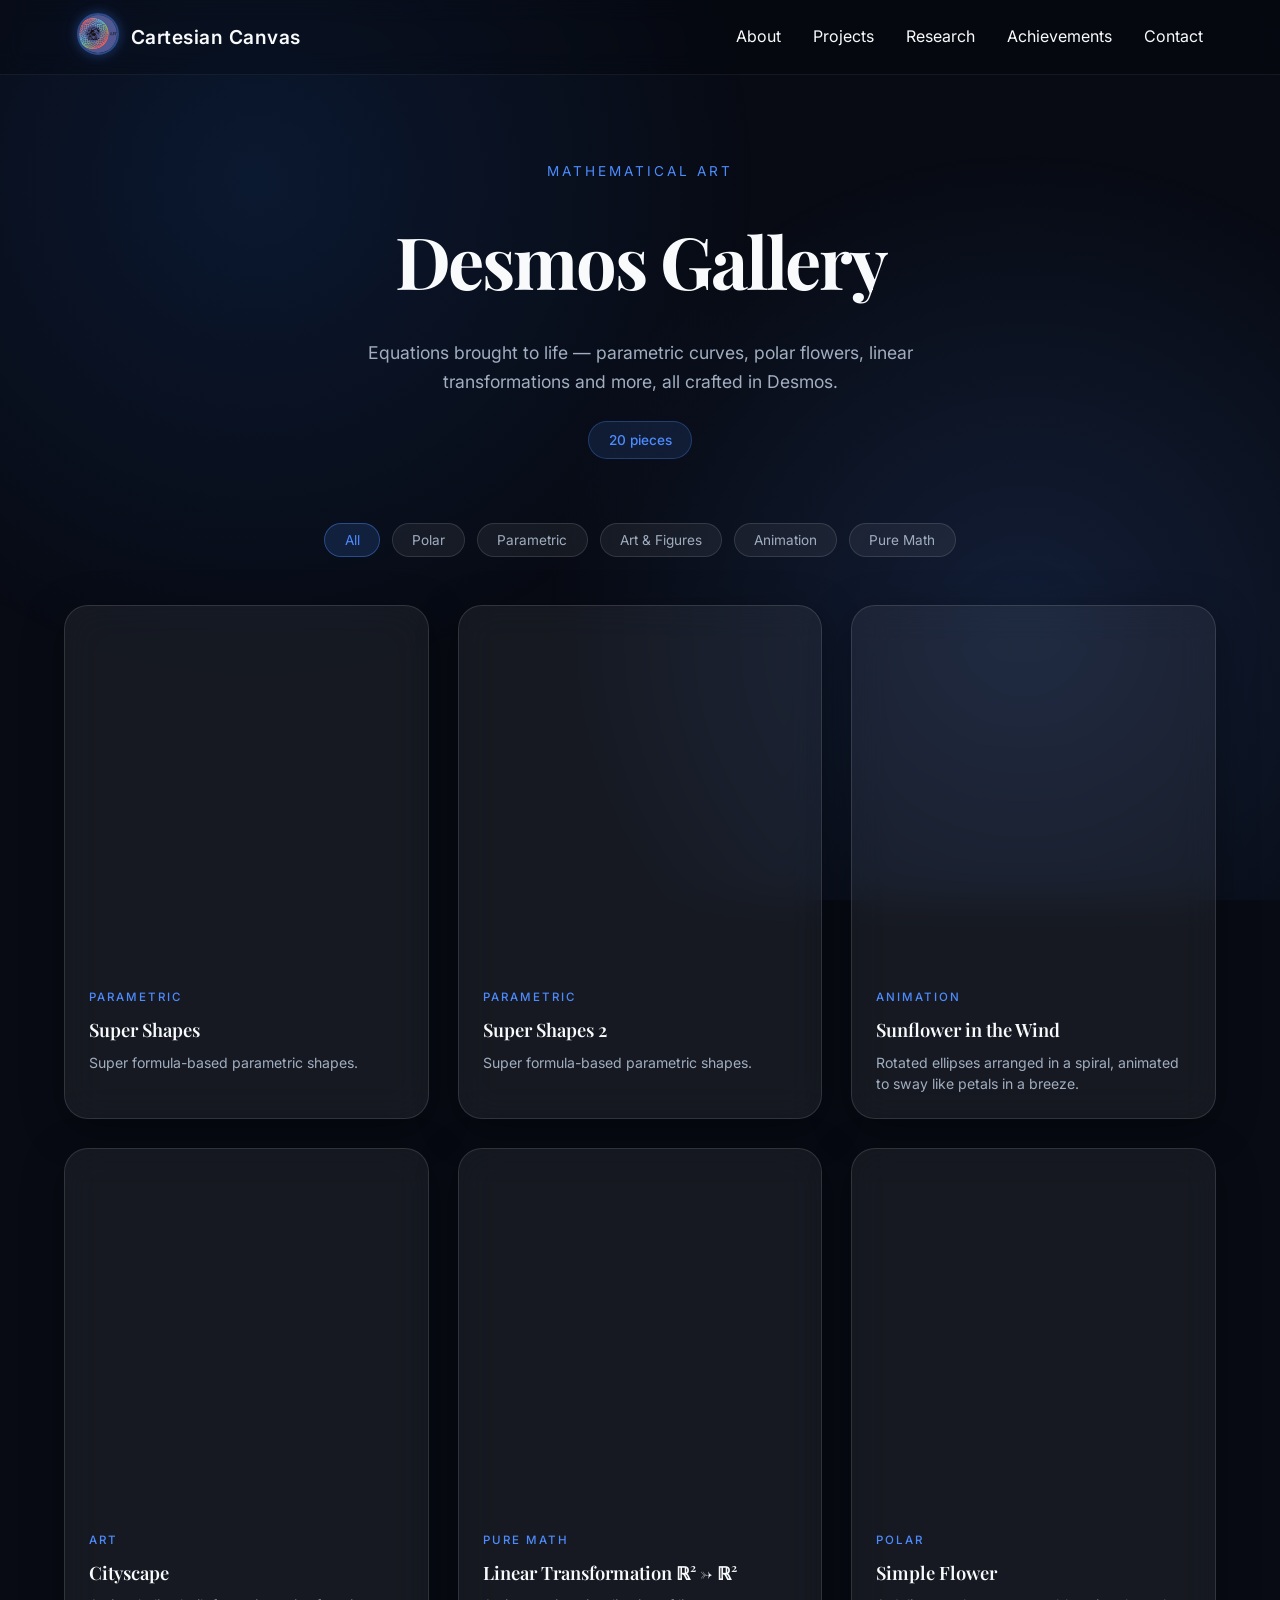
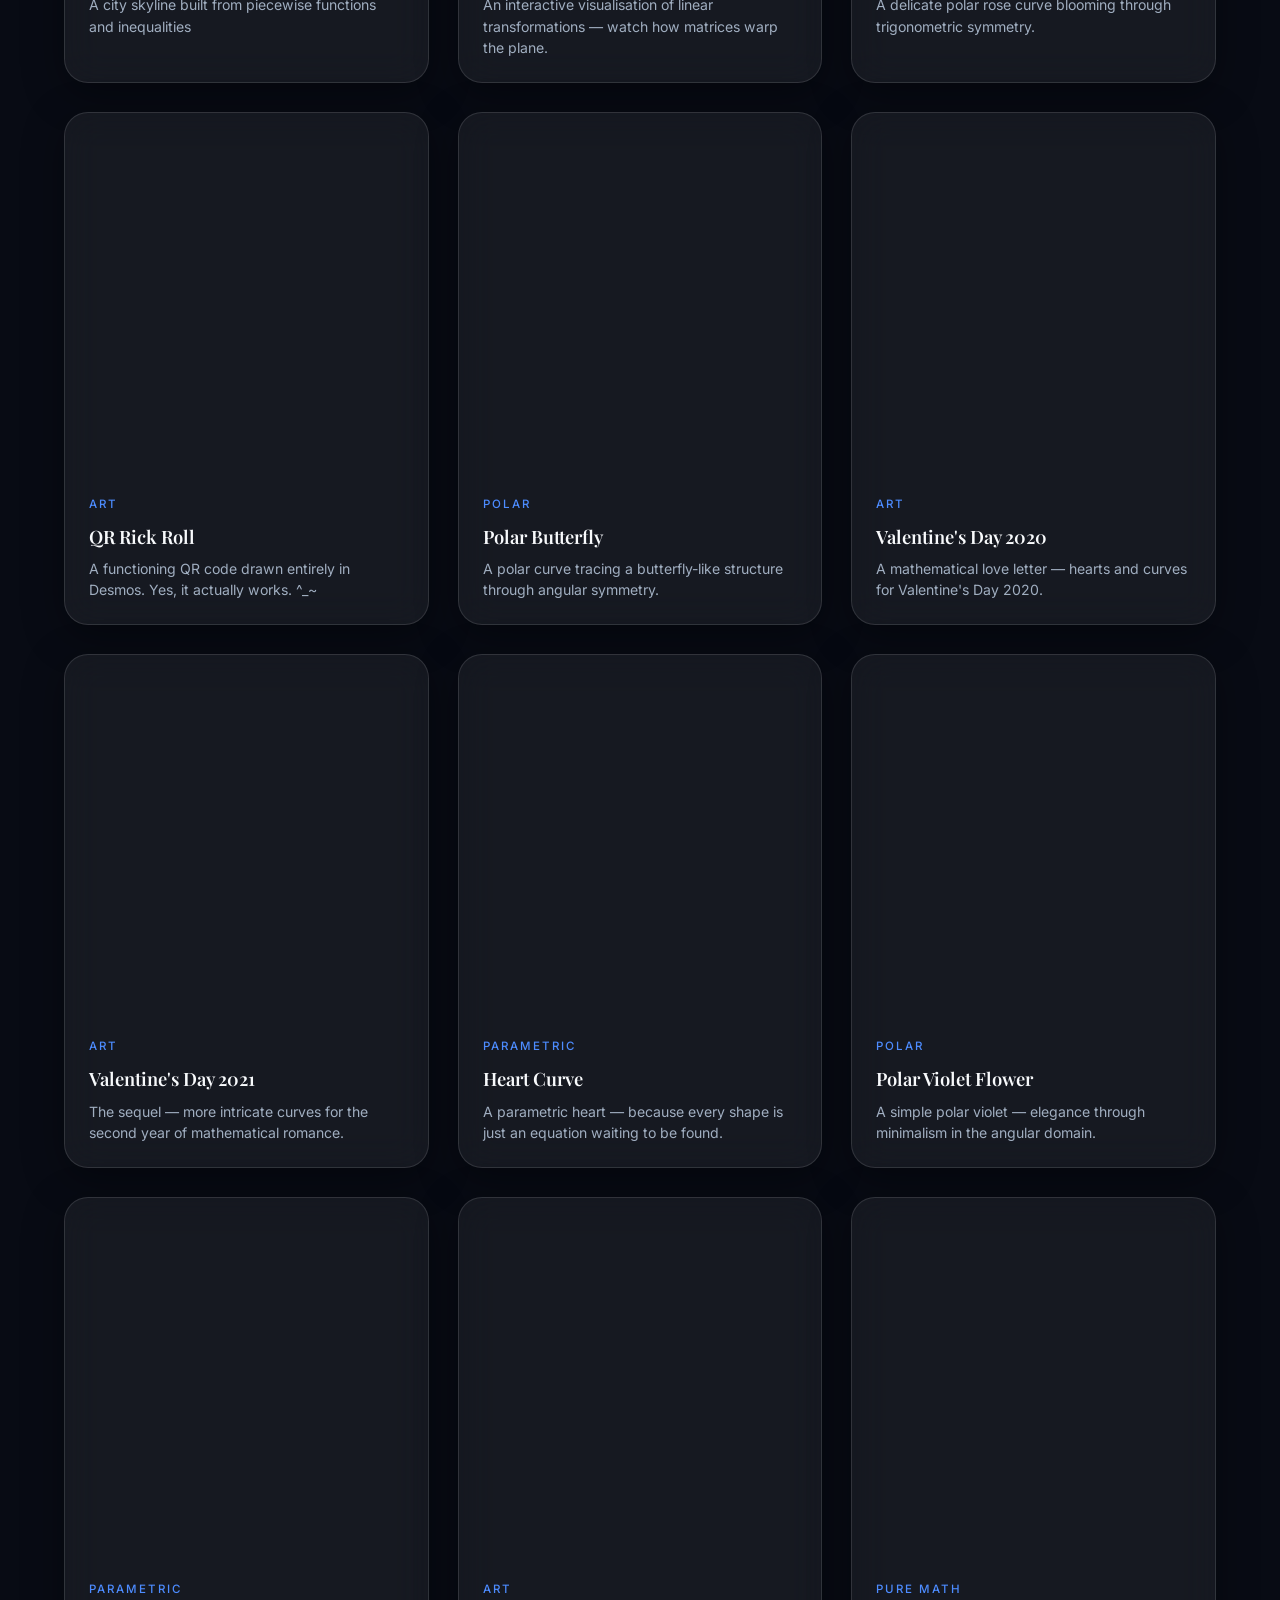
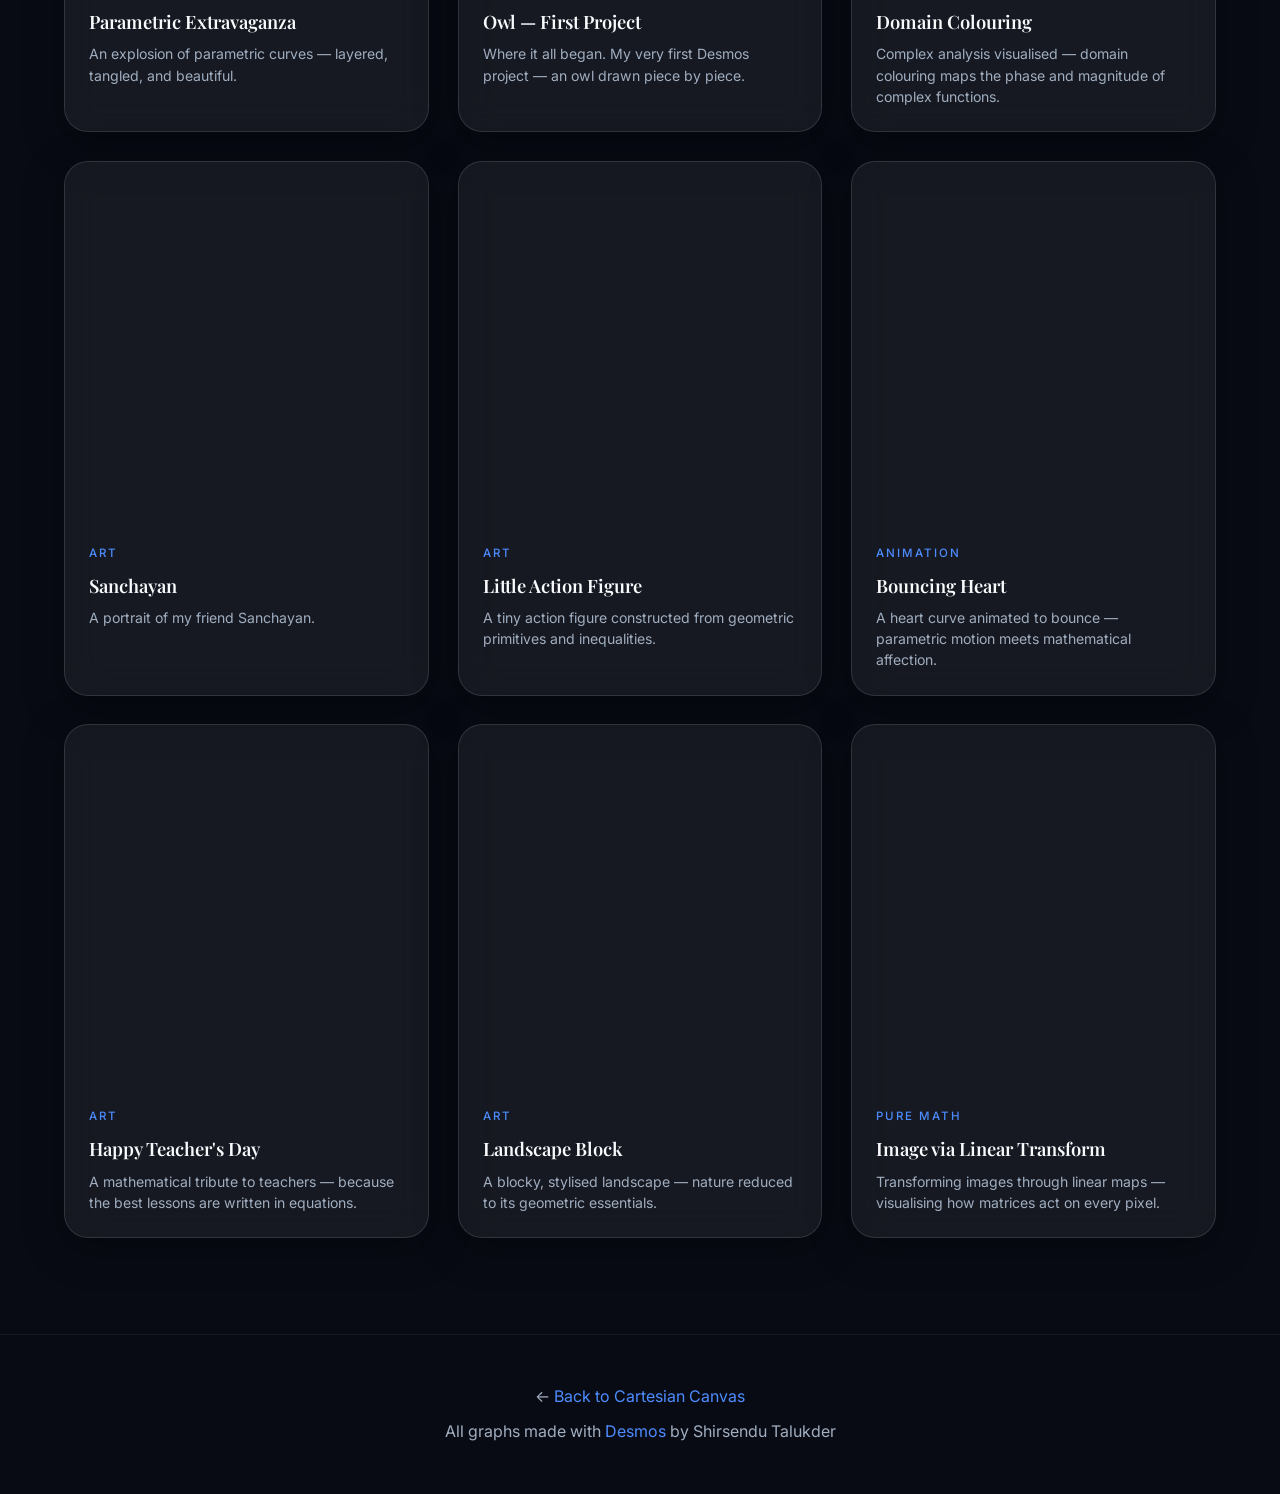
<file: desmos.html>
<!DOCTYPE html>
<html lang="en">
<head>
    <meta charset="UTF-8">
    <meta name="viewport" content="width=device-width, initial-scale=1.0">
    <title>Desmos Art Gallery | Cartesian Canvas</title>
    <meta name="description" content="A collection of mathematical art made in Desmos by Shirsendu Talukder">
    <link rel="preconnect" href="https://fonts.googleapis.com">
    <link rel="preconnect" href="https://fonts.gstatic.com" crossorigin>
    <link href="https://fonts.googleapis.com/css2?family=Inter:wght@300;400;500;600;700&family=Playfair+Display:wght@400;600;700&display=swap" rel="stylesheet">
    <style>
        :root {
            --bg: #080b14;
            --bg2: #101626;
            --accent: #1A56B0;
            --accent-light: #4d8cff;
            --text: #f8fafc;
            --muted: #a0aec0;
            --glass: rgba(255,255,255,0.06);
            --glass-border: rgba(255,255,255,0.12);
            --shadow: 0 10px 40px rgba(0,0,0,0.35);
        }

        * { margin: 0; padding: 0; box-sizing: border-box; }

        html { scroll-behavior: smooth; }

        body {
            font-family: 'Inter', sans-serif;
            background: var(--bg);
            color: var(--text);
            overflow-x: hidden;
            line-height: 1.7;
            -webkit-font-smoothing: antialiased;
            -moz-osx-font-smoothing: grayscale;
        }

        /* Background glow */
        body::before {
            content: "";
            position: fixed;
            inset: 0;
            background:
                radial-gradient(circle at 20% 20%, rgba(26,86,176,.18), transparent 40%),
                radial-gradient(circle at 80% 70%, rgba(77,140,255,.15), transparent 40%);
            z-index: -1;
            pointer-events: none;
        }

        /* ── NAVBAR ── */
        .navbar {
            position: fixed;
            top: 0; left: 0;
            width: 100%;
            display: flex;
            justify-content: space-between;
            align-items: center;
            padding: 1rem 6%;
            backdrop-filter: blur(12px);
            background: rgba(0,0,0,0.2);
            border-bottom: 1px solid rgba(255,255,255,0.06);
            z-index: 999;
        }

        .logo {
            display: flex;
            align-items: center;
            gap: 12px;
            text-decoration: none;
            font-size: 1.2rem;
            font-weight: 600;
            color: var(--text);
            letter-spacing: 0.5px;
        }

        .logo-img {
            height: 42px;
            width: 42px;
            object-fit: cover;
            border-radius: 50%;
            border: 2px solid rgba(77,140,255,0.5);
            box-shadow: 0 0 12px rgba(77,140,255,0.3), 0 0 24px rgba(77,140,255,0.1);
            transition: 0.35s ease;
            position: relative;
            top: -3px;
        }

        .logo:hover .logo-img {
            border-color: var(--accent-light);
            box-shadow: 0 0 18px rgba(77,140,255,0.5), 0 0 36px rgba(77,140,255,0.2);
            transform: rotate(8deg) scale(1.08);
        }

        .logo:hover { color: var(--accent-light); }

        .nav-links {
            display: flex;
            list-style: none;
            gap: 2rem;
        }

        .nav-links a {
            color: var(--text);
            text-decoration: none;
            transition: 0.3s;
        }

        .nav-links a:hover { color: var(--accent-light); }

        /* ── HERO ── */
        .gallery-hero {
            padding: 10rem 6% 4rem;
            text-align: center;
        }

        .gallery-hero .eyebrow {
            text-transform: uppercase;
            letter-spacing: 3px;
            color: var(--accent-light);
            font-size: 0.85rem;
            margin-bottom: 1rem;
        }

        .gallery-hero h1 {
            font-family: 'Playfair Display', serif;
            font-size: clamp(2.5rem, 6vw, 4.5rem);
            font-weight: 700;
            letter-spacing: -0.03em;
            margin-bottom: 1rem;
        }

        .gallery-hero p {
            color: var(--muted);
            font-size: 1.1rem;
            max-width: 600px;
            margin: 0 auto 1.5rem;
        }

        .count-badge {
            display: inline-block;
            background: rgba(77,140,255,0.12);
            border: 1px solid rgba(77,140,255,0.3);
            color: var(--accent-light);
            padding: 0.4rem 1.2rem;
            border-radius: 999px;
            font-size: 0.85rem;
            font-weight: 500;
        }

        /* ── FILTER TABS ── */
        .filter-bar {
            display: flex;
            justify-content: center;
            flex-wrap: wrap;
            gap: 0.75rem;
            padding: 0 6% 3rem;
        }

        .filter-btn {
            padding: 0.5rem 1.2rem;
            border-radius: 999px;
            border: 1px solid var(--glass-border);
            background: var(--glass);
            color: var(--muted);
            font-size: 0.85rem;
            cursor: pointer;
            transition: 0.3s;
            font-family: 'Inter', sans-serif;
        }

        .filter-btn:hover,
        .filter-btn.active {
            background: rgba(77,140,255,0.15);
            border-color: rgba(77,140,255,0.4);
            color: var(--accent-light);
        }

        /* ── GALLERY GRID ── */
        .gallery-section {
            width: min(1300px, 90%);
            margin: 0 auto;
            padding-bottom: 6rem;
        }

        .gallery-grid {
            display: grid;
            grid-template-columns: repeat(auto-fill, minmax(340px, 1fr));
            gap: 1.8rem;
        }

        /* ── DESMOS CARD ── */
        .desmos-card {
            background: var(--glass);
            backdrop-filter: blur(18px);
            border: 1px solid var(--glass-border);
            border-radius: 24px;
            overflow: hidden;
            box-shadow: var(--shadow);
            transition: 0.35s;
            display: flex;
            flex-direction: column;
        }

        .desmos-card:hover {
            transform: translateY(-6px) scale(1.01);
            border-color: rgba(77,140,255,0.35);
            box-shadow: 0 20px 60px rgba(0,0,0,0.5), 0 0 0 1px rgba(77,140,255,0.15);
        }

        .iframe-wrapper {
            position: relative;
            width: 100%;
            padding-top: 100%; /* 1:1 ratio */
            overflow: hidden;
        }

        .iframe-wrapper iframe {
            position: absolute;
            top: 0; left: 0;
            width: 100%;
            height: 100%;
            border: none;
            filter: invert(0.05) hue-rotate(5deg);
        }

        .card-info {
            padding: 1.2rem 1.5rem 1.5rem;
            flex: 1;
            display: flex;
            flex-direction: column;
            gap: 0.4rem;
        }

        .card-tag {
            font-size: 0.72rem;
            text-transform: uppercase;
            letter-spacing: 2px;
            color: var(--accent-light);
            font-weight: 500;
        }

        .card-title {
            font-family: 'Playfair Display', serif;
            font-size: 1.15rem;
            font-weight: 600;
            color: var(--text);
        }

        .card-desc {
            color: var(--muted);
            font-size: 0.88rem;
            line-height: 1.5;
        }

        /* ── FOOTER ── */
        footer {
            text-align: center;
            padding: 3rem 1rem;
            color: var(--muted);
            border-top: 1px solid rgba(255,255,255,0.06);
        }

        footer a {
            color: var(--accent-light);
            text-decoration: none;
        }

        /* ── MOBILE ── */
        @media (max-width: 900px) {
            .navbar { flex-direction: column; gap: 1rem; }
            .nav-links { flex-wrap: wrap; justify-content: center; gap: 1rem; }
            .gallery-grid { grid-template-columns: 1fr; }
        }

        @media (max-width: 600px) {
            .gallery-hero h1 { font-size: 2.2rem; }
        }
    </style>
</head>
<body>

<!-- NAVBAR -->
<nav class="navbar">
    <a href="index.html" class="logo">
        <img src="CartesianCanvas.jpg" alt="Cartesian Canvas Logo" class="logo-img">
        Cartesian Canvas
    </a>
    <ul class="nav-links">
        <li><a href="index.html#about">About</a></li>
        <li><a href="index.html#projects">Projects</a></li>
        <li><a href="index.html#research">Research</a></li>
        <li><a href="index.html#achievements">Achievements</a></li>
        <li><a href="index.html#contact">Contact</a></li>
    </ul>
</nav>

<!-- HERO -->
<section class="gallery-hero">
    <p class="eyebrow">Mathematical Art</p>
    <h1>Desmos Gallery</h1>
    <p>Equations brought to life — parametric curves, polar flowers, linear transformations and more, all crafted in Desmos.</p>
    <span class="count-badge">20 pieces</span>
</section>

<!-- FILTER TABS -->
<div class="filter-bar">
    <button class="filter-btn active" onclick="filterCards('all', this)">All</button>
    <button class="filter-btn" onclick="filterCards('polar', this)">Polar</button>
    <button class="filter-btn" onclick="filterCards('parametric', this)">Parametric</button>
    <button class="filter-btn" onclick="filterCards('art', this)">Art & Figures</button>
    <button class="filter-btn" onclick="filterCards('animation', this)">Animation</button>
    <button class="filter-btn" onclick="filterCards('math', this)">Pure Math</button>
</div>

<!-- GALLERY -->
<section class="gallery-section">
    <div class="gallery-grid" id="gallery">

        <div class="desmos-card" data-tag="parametric">
            <div class="iframe-wrapper">
                <iframe src="https://www.desmos.com/calculator/1896d627e6?embed" loading="lazy"></iframe>
            </div>
            <div class="card-info">
                <span class="card-tag">Parametric</span>
                <h3 class="card-title">Super Shapes</h3>
                <p class="card-desc">Super formula-based parametric shapes.</p>
            </div>
        </div>
        
        <div class="desmos-card" data-tag="parametric">
            <div class="iframe-wrapper">
                <iframe src="https://www.desmos.com/calculator/ba1eea7f5b?embed" loading="lazy"></iframe>
            </div>
            <div class="card-info">
                <span class="card-tag">Parametric</span>
                <h3 class="card-title">Super Shapes 2</h3>
                <p class="card-desc">Super formula-based parametric shapes.</p>
            </div>
        </div>

        <div class="desmos-card" data-tag="animation">
            <div class="iframe-wrapper">
                <iframe src="https://www.desmos.com/calculator/3e2f6e630b?embed" loading="lazy"></iframe>
            </div>
            <div class="card-info">
                <span class="card-tag">Animation</span>
                <h3 class="card-title">Sunflower in the Wind</h3>
                <p class="card-desc">Rotated ellipses arranged in a spiral, animated to sway like petals in a breeze.</p>
            </div>
        </div>

        <div class="desmos-card" data-tag="art">
            <div class="iframe-wrapper">
                <iframe src="https://www.desmos.com/calculator/1a31868b86?embed" loading="lazy"></iframe>
            </div>
            <div class="card-info">
                <span class="card-tag">Art</span>
                <h3 class="card-title">Cityscape</h3>
                <p class="card-desc">A city skyline built from piecewise functions and inequalities</p>
            </div>
        </div> 

        <div class="desmos-card" data-tag="math">
            <div class="iframe-wrapper">
                <iframe src="https://www.desmos.com/calculator/4bba6a00a0?embed" loading="lazy"></iframe>
            </div>
            <div class="card-info">
                <span class="card-tag">Pure Math</span>
                <h3 class="card-title">Linear Transformation ℝ² → ℝ²</h3>
                <p class="card-desc">An interactive visualisation of linear transformations — watch how matrices warp the plane.</p>
            </div>
        </div>

        <div class="desmos-card" data-tag="polar">
            <div class="iframe-wrapper">
                <iframe src="https://www.desmos.com/calculator/d8f6f281c3?embed" loading="lazy"></iframe>
            </div>
            <div class="card-info">
                <span class="card-tag">Polar</span>
                <h3 class="card-title">Simple Flower</h3>
                <p class="card-desc">A delicate polar rose curve blooming through trigonometric symmetry.</p>
            </div>
        </div>

        <div class="desmos-card" data-tag="art">
            <div class="iframe-wrapper">
                <iframe src="https://www.desmos.com/calculator/6686bf2403?embed" loading="lazy"></iframe>
            </div>
            <div class="card-info">
                <span class="card-tag">Art</span>
                <h3 class="card-title">QR Rick Roll</h3>
                <p class="card-desc">A functioning QR code drawn entirely in Desmos. Yes, it actually works. ^_~</p>
            </div>
        </div>

        <div class="desmos-card" data-tag="polar">
            <div class="iframe-wrapper">
                <iframe src="https://www.desmos.com/calculator/aacbb601ba?embed" loading="lazy"></iframe>
            </div>
            <div class="card-info">
                <span class="card-tag">Polar</span>
                <h3 class="card-title">Polar Butterfly</h3>
                <p class="card-desc">A polar curve tracing a butterfly-like structure through angular symmetry.</p>
            </div>
        </div>

        <div class="desmos-card" data-tag="art">
            <div class="iframe-wrapper">
                <iframe src="https://www.desmos.com/calculator/c99760cf22?embed" loading="lazy"></iframe>
            </div>
            <div class="card-info">
                <span class="card-tag">Art</span>
                <h3 class="card-title">Valentine's Day 2020</h3>
                <p class="card-desc">A mathematical love letter — hearts and curves for Valentine's Day 2020.</p>
            </div>
        </div>

        <div class="desmos-card" data-tag="art">
            <div class="iframe-wrapper">
                <iframe src="https://www.desmos.com/calculator/94dc39ca76?embed" loading="lazy"></iframe>
            </div>
            <div class="card-info">
                <span class="card-tag">Art</span>
                <h3 class="card-title">Valentine's Day 2021</h3>
                <p class="card-desc">The sequel — more intricate curves for the second year of mathematical romance.</p>
            </div>
        </div>

        <div class="desmos-card" data-tag="parametric">
            <div class="iframe-wrapper">
                <iframe src="https://www.desmos.com/calculator/f86d017a04?embed" loading="lazy"></iframe>
            </div>
            <div class="card-info">
                <span class="card-tag">Parametric</span>
                <h3 class="card-title">Heart Curve</h3>
                <p class="card-desc">A parametric heart — because every shape is just an equation waiting to be found.</p>
            </div>
        </div>

        <div class="desmos-card" data-tag="polar">
            <div class="iframe-wrapper">
                <iframe src="https://www.desmos.com/calculator/in8macxawl?embed" loading="lazy"></iframe>
            </div>
            <div class="card-info">
                <span class="card-tag">Polar</span>
                <h3 class="card-title">Polar Violet Flower</h3>
                <p class="card-desc">A simple polar violet — elegance through minimalism in the angular domain.</p>
            </div>
        </div>

        <div class="desmos-card" data-tag="parametric">
            <div class="iframe-wrapper">
                <iframe src="https://www.desmos.com/calculator/e6de6940eb?embed" loading="lazy"></iframe>
            </div>
            <div class="card-info">
                <span class="card-tag">Parametric</span>
                <h3 class="card-title">Parametric Extravaganza</h3>
                <p class="card-desc">An explosion of parametric curves — layered, tangled, and beautiful.</p>
            </div>
        </div>

        <div class="desmos-card" data-tag="art">
            <div class="iframe-wrapper">
                <iframe src="https://www.desmos.com/calculator/5ace6aa194?embed" loading="lazy"></iframe>
            </div>
            <div class="card-info">
                <span class="card-tag">Art</span>
                <h3 class="card-title">Owl — First Project</h3>
                <p class="card-desc">Where it all began. My very first Desmos project — an owl drawn piece by piece.</p>
            </div>
        </div>

        <div class="desmos-card" data-tag="math">
            <div class="iframe-wrapper">
                <iframe src="https://www.desmos.com/calculator/c43d37fa12?embed" loading="lazy"></iframe>
            </div>
            <div class="card-info">
                <span class="card-tag">Pure Math</span>
                <h3 class="card-title">Domain Colouring</h3>
                <p class="card-desc">Complex analysis visualised — domain colouring maps the phase and magnitude of complex functions.</p>
            </div>
        </div>

        <div class="desmos-card" data-tag="art">
            <div class="iframe-wrapper">
                <iframe src="https://www.desmos.com/calculator/747f53f184?embed" loading="lazy"></iframe>
            </div>
            <div class="card-info">
                <span class="card-tag">Art</span>
                <h3 class="card-title">Sanchayan</h3>
                <p class="card-desc">A portrait of my friend Sanchayan.</p>
            </div>
        </div>

        <div class="desmos-card" data-tag="art">
            <div class="iframe-wrapper">
                <iframe src="https://www.desmos.com/calculator/5660f6b23a?embed" loading="lazy"></iframe>
            </div>
            <div class="card-info">
                <span class="card-tag">Art</span>
                <h3 class="card-title">Little Action Figure</h3>
                <p class="card-desc">A tiny action figure constructed from geometric primitives and inequalities.</p>
            </div>
        </div>
        
        <div class="desmos-card" data-tag="animation">
            <div class="iframe-wrapper">
                <iframe src="https://www.desmos.com/calculator/8208bdb3a2?embed" loading="lazy"></iframe>
            </div>
            <div class="card-info">
                <span class="card-tag">Animation</span>
                <h3 class="card-title">Bouncing Heart</h3>
                <p class="card-desc">A heart curve animated to bounce — parametric motion meets mathematical affection.</p>
            </div>
        </div>

        <div class="desmos-card" data-tag="art">
            <div class="iframe-wrapper">
                <iframe src="https://www.desmos.com/calculator/f309d38ba8?embed" loading="lazy"></iframe>
            </div>
            <div class="card-info">
                <span class="card-tag">Art</span>
                <h3 class="card-title">Happy Teacher's Day</h3>
                <p class="card-desc">A mathematical tribute to teachers — because the best lessons are written in equations.</p>
            </div>
        </div>

        <div class="desmos-card" data-tag="art">
            <div class="iframe-wrapper">
                <iframe src="https://www.desmos.com/calculator/4b6ffafdb4?embed" loading="lazy"></iframe>
            </div>
            <div class="card-info">
                <span class="card-tag">Art</span>
                <h3 class="card-title">Landscape Block</h3>
                <p class="card-desc">A blocky, stylised landscape — nature reduced to its geometric essentials.</p>
            </div>
        </div>

        <div class="desmos-card" data-tag="math">
            <div class="iframe-wrapper">
                <iframe src="https://www.desmos.com/calculator/01b8f63f81?embed" loading="lazy"></iframe>
            </div>
            <div class="card-info">
                <span class="card-tag">Pure Math</span>
                <h3 class="card-title">Image via Linear Transform</h3>
                <p class="card-desc">Transforming images through linear maps — visualising how matrices act on every pixel.</p>
            </div>
        </div>

    </div>
</section>

<!-- FOOTER -->
<footer>
    <p>← <a href="index.html">Back to Cartesian Canvas</a></p>
    <p style="margin-top:0.5rem;">All graphs made with <a href="https://www.desmos.com" target="_blank">Desmos</a> by Shirsendu Talukder</p>
</footer>

<script>
    function filterCards(tag, btn) {
        // Update active button
        document.querySelectorAll('.filter-btn').forEach(b => b.classList.remove('active'));
        btn.classList.add('active');

        // Filter cards
        document.querySelectorAll('.desmos-card').forEach(card => {
            if (tag === 'all' || card.dataset.tag === tag) {
                card.style.display = 'flex';
                card.style.animation = 'fadeIn 0.4s ease forwards';
            } else {
                card.style.display = 'none';
            }
        });
    }
</script>

<style>
    @keyframes fadeIn {
        from { opacity: 0; transform: translateY(12px); }
        to   { opacity: 1; transform: translateY(0); }
    }
</style>

</body>
</html>
</file>
